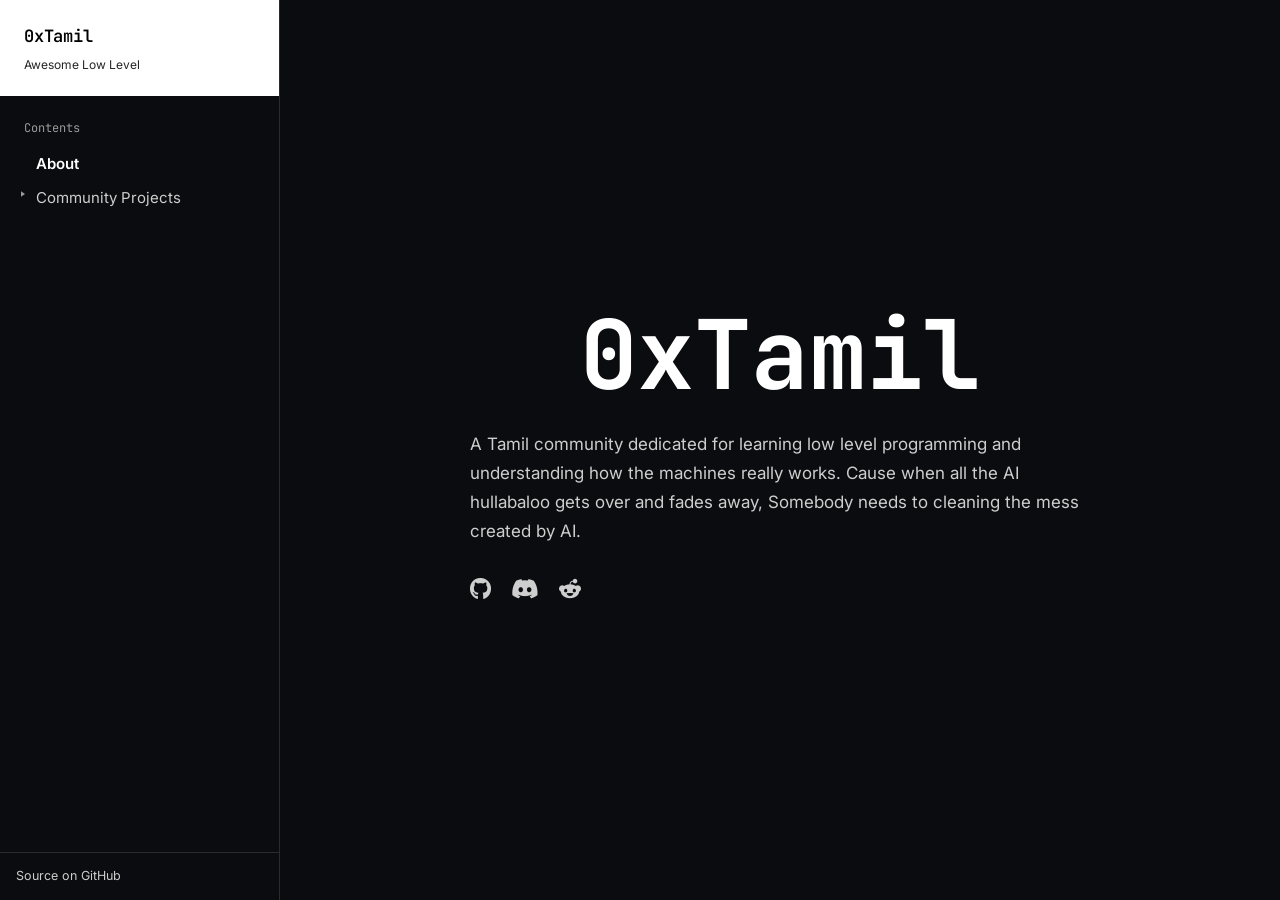
<file: index.html>
<!DOCTYPE html>
<html lang="en">

<head>
    <meta charset="UTF-8" />
    <meta name="viewport" content="width=device-width, initial-scale=1.0" />
    <title>0xTamil</title>
    <meta name="description" content="0xTamil — curated roadmaps and notes on low-level programming." />
    <link rel="icon"
        href="data:image/svg+xml,%3Csvg xmlns='http://www.w3.org/2000/svg' viewBox='0 0 32 32'%3E%3Crect width='32' height='32' rx='7' fill='%23000000' stroke='%23ffffff' stroke-width='1.5'/%3E%3Ctext x='16' y='22' font-family='monospace' font-size='15' font-weight='700' fill='white' text-anchor='middle'%3E01%3C/text%3E%3C/svg%3E">

    <link rel="preconnect" href="https://fonts.googleapis.com">
    <link rel="preconnect" href="https://fonts.gstatic.com" crossorigin>
    <link
        href="https://fonts.googleapis.com/css2?family=Inter:wght@400;500;600;700&family=JetBrains+Mono:wght@500;600&display=swap"
        rel="stylesheet">

    <link rel="stylesheet" href="https://cdnjs.cloudflare.com/ajax/libs/font-awesome/6.5.2/css/all.min.css">
    <link rel="stylesheet" href="style.css" />
</head>

<body>

    <button id="navToggle" class="mobile-nav-toggle" aria-label="Toggle navigation" aria-expanded="false">
        <span></span><span></span><span></span>
    </button>
    <div class="scrim" id="scrim"></div>

    <div class="app-shell">

        <aside class="sidebar" id="sidebar" aria-label="Site navigation">
            <a class="sidebar-brand" href="index.html">
                <span class="sidebar-brand-title">0xTamil</span>
                <span class="sidebar-brand-tag">Awesome Low Level</span>
            </a>

            <nav class="sidebar-nav">
                <p class="sidebar-label">Contents</p>
                <ul class="toc">
                    <li class="toc-node">
                        <div class="toc-row">
                            <span class="toc-spacer"></span>
                            <a href="#about" class="toc-leaf active">About</a>
                        </div>
                    </li>
                    <li class="toc-node collapsed">
                        <div class="toc-row">
                            <button type="button" class="toc-twirl" aria-label="Toggle section" aria-expanded="false">
                                <svg viewBox="0 0 24 24">
                                    <path d="M6 4l12 8-12 8z" fill="currentColor" />
                                </svg>
                            </button>
                            <span class="toc-parent">Community Projects</span>
                        </div>
                        <ul class="toc-children">
                            <li><a href="https://0xtamil.github.io/awesome-low-level/" target="_blank" rel="noopener"
                                    class="toc-leaf">Awesome Low Level</a></li>
                        </ul>
                    </li>
                </ul>
            </nav>

            <div class="sidebar-footer">
                <a class="source-link" href="https://github.com/0xTamil/0xTamil" target="_blank" rel="noopener">Source
                    on GitHub</a>
            </div>
        </aside>

        <main class="main-area">
            <div class="hero" id="about">
                <div class="hero-inner">
                    <h1 class="brand">0xTamil</h1>
                    <p class="tagline">A Tamil community dedicated for learning low level programming and
                        understanding how the machines really works. Cause when all the AI hullabaloo gets over and
                        fades away, Somebody needs to cleaning the mess created by AI.</p>

                    <div class="socials">
                        <a class="social-link" href="https://github.com/0xTamil" target="_blank" rel="noopener"
                            aria-label="View us on GitHub">
                            <i class="fa-brands fa-github"></i>
                        </a>
                        <a class="social-link" href="https://discord.gg/YZRknMKn2K" target="_blank" rel="noopener"
                            aria-label="Join us on Discord">
                            <i class="fa-brands fa-discord"></i>
                        </a>
                        <a class="social-link" href="https://www.reddit.com/r/0xTamil/" target="_blank" rel="noopener"
                            aria-label="Join us on Reddit">
                            <i class="fa-brands fa-reddit-alien"></i>
                        </a>
                    </div>
                </div>
            </div>
        </main>

    </div>

    <script src="toc.js" defer></script>
</body>

</html>
</file>
<file: style.css>
:root {
    --bg: #0b0c0f;
    --bg-content: #0b0c0f;
    --ink: #ffffffde;
    --ink-soft: #cecece;
    --muted: #9a9a9a;
    --line: #2b2b2b;
    --accent: #4a9eff;
    --accent-soft: #12233a;
    --shadow: rgba(0, 0, 0, 0.6);
    --brand-ink: #000000;
    --sidebar-w: 280px;
    --font-mono: "JetBrains Mono", ui-monospace, SFMono-Regular, Menlo, monospace;
    --font-sans: "Inter", -apple-system, BlinkMacSystemFont, "Segoe UI", sans-serif;
}

*,
*::before,
*::after {
    box-sizing: border-box;
}

html {
    scroll-behavior: smooth;
}

body {
    margin: 0;
    background: var(--bg);
    color: var(--ink-soft);
    font-family: var(--font-sans);
    font-size: 17px;
    line-height: 1.75;
    -webkit-font-smoothing: antialiased;
}

@media (prefers-reduced-motion: reduce) {
    html {
        scroll-behavior: auto;
    }

    * {
        animation-duration: 0.01ms !important;
        transition-duration: 0.01ms !important;
    }
}

a {
    -webkit-tap-highlight-color: transparent;
}

:focus-visible {
    outline: 2px solid var(--accent);
    outline-offset: 2px;
}

/* ---------- App shell ---------- */
.app-shell {
    display: flex;
    align-items: stretch;
    min-height: 100vh;
}

.main-area {
    flex: 1;
    min-width: 0;
    margin-left: var(--sidebar-w);
}

/* ---------- Sidebar ---------- */
.sidebar {
    position: fixed;
    top: 0;
    left: 0;
    width: var(--sidebar-w);
    height: 100vh;
    display: flex;
    flex-direction: column;
    background: var(--bg-content);
    border-right: 1px solid var(--line);
    z-index: 40;
}

.sidebar-brand {
    display: block;
    flex: none;
    padding: 22px 24px;
    background: #ffffff;
    color: var(--brand-ink);
    text-decoration: none;
}

.sidebar-brand-title {
    display: block;
    font-family: var(--font-mono);
    font-weight: 600;
    font-size: 17px;
    letter-spacing: -0.01em;
}

.sidebar-brand-tag {
    display: block;
    margin-top: 5px;
    font-size: 12px;
    line-height: 1.4;
    opacity: 0.85;
}

.sidebar-nav {
    flex: 1;
    overflow-y: auto;
    padding: 18px 14px 24px;
}

.sidebar-label {
    font-family: var(--font-mono);
    font-size: 12px;
    color: var(--muted);
    margin: 22px 10px 8px;
}

.sidebar-label:first-child {
    margin-top: 4px;
}

.toc,
.toc-children {
    list-style: none;
    margin: 0;
    padding: 0;
}

.toc-node {
    margin: 1px 0;
}

.toc-row {
    display: flex;
    align-items: flex-start;
    gap: 2px;
}

.toc-twirl {
    flex: none;
    width: 18px;
    height: 26px;
    display: grid;
    place-items: center;
    border: none;
    background: none;
    padding: 0;
    color: var(--muted);
    cursor: pointer;
}

.toc-twirl svg {
    width: 8px;
    height: 8px;
    transform: rotate(90deg);
    transition: transform 0.15s ease;
}

.toc-node.collapsed>.toc-row>.toc-twirl svg {
    transform: rotate(0deg);
}

.toc-spacer {
    display: inline-block;
    flex: none;
    width: 18px;
}

.toc-leaf,
.toc-parent {
    display: block;
    flex: 1;
    min-width: 0;
    padding: 5px 8px 5px 2px;
    margin: 1px 0;
    border-radius: 5px;
    color: var(--ink-soft);
    text-decoration: none;
    font-size: 15px;
    line-height: 1.45;
    overflow-wrap: break-word;
    transition: color 0.15s ease, background-color 0.15s ease;
}

.toc-leaf:hover,
.toc-parent:hover {
    color: #ffffff;
}

.toc-leaf.active,
.toc-parent.active {
    color: #ffffff;
    font-weight: 600;
}

.toc-children {
    margin-left: 17px;
    padding-left: 10px;
    border-left: 1px solid var(--line);
}

.toc-node.collapsed>.toc-children {
    display: none;
}

.toc-children>li>.toc-leaf {
    padding-left: 0;
}

.sidebar-footer {
    flex: none;
    display: flex;
    align-items: center;
    justify-content: flex-start;
    padding: 12px 16px;
    border-top: 1px solid var(--line);
    background: var(--bg-content);
}

.source-link {
    font-size: 12.5px;
    color: var(--ink-soft);
    text-decoration: none;
    border-bottom: 1px solid transparent;
    white-space: nowrap;
}

.source-link:hover {
    color: #ffffff;
    border-bottom-color: #ffffff;
}

/* ---------- Hero / center layout ---------- */
.hero {
    min-height: 100vh;
    display: flex;
    align-items: center;
    justify-content: center;
    padding: 64px 24px;
}

.hero-inner {
    max-width: 620px;
    width: 100%;
    text-align: left;
}

.brand {
    margin: 0 0 20px;
    font-family: var(--font-mono);
    font-size: 96px;
    letter-spacing: -0.01em;
    color: #ffffff;
    line-height: 1.15;
    text-align: center;
}

.tagline {
    margin: 0;
    color: var(--ink-soft);
    font-size: 17px;
    line-height: 1.7;
}

/* ---------- Social links ---------- */
.socials {
    display: flex;
    align-items: center;
    justify-content: flex-start;
    gap: 20px;
    margin-top: 32px;
}

.social-link {
    color: var(--ink-soft);
    font-size: 22px;
    line-height: 1;
    text-decoration: none;
    transition: color 0.15s ease;
}

.social-link:hover {
    color: #ffffff;
}

/* ---------- Mobile nav toggle + scrim ---------- */
.mobile-nav-toggle {
    display: none;
    position: fixed;
    top: 14px;
    left: 14px;
    z-index: 50;
    width: 40px;
    height: 40px;
    flex-direction: column;
    justify-content: center;
    align-items: center;
    gap: 4px;
    border: 1px solid var(--line);
    border-radius: 8px;
    background: var(--bg-content);
    box-shadow: 0 4px 14px var(--shadow);
    cursor: pointer;
    padding: 0;
}

.mobile-nav-toggle span {
    display: block;
    width: 16px;
    height: 2px;
    background: var(--ink);
    border-radius: 1px;
}

.scrim {
    display: none;
    position: fixed;
    inset: 0;
    background: rgba(0, 0, 0, 0.6);
    z-index: 35;
}

.scrim.show {
    display: block;
}

/* ---------- Responsive ---------- */
@media (max-width: 900px) {
    .mobile-nav-toggle {
        display: flex;
    }

    .app-shell {
        flex-direction: row;
    }

    .sidebar {
        position: fixed;
        width: min(var(--sidebar-w), 86vw);
        height: 100vh;
        transform: translateX(-100%);
        transition: transform 0.2s ease;
    }

    .sidebar.open {
        transform: translateX(0);
        box-shadow: 0 10px 40px var(--shadow);
    }

    .main-area {
        margin-left: 0;
    }

    .hero {
        min-height: 100vh;
        padding: 72px 24px 56px;
    }
}

@media (max-width: 420px) {
    .sidebar-brand {
        padding: 18px 20px;
    }

    .sidebar-footer {
        padding: 12px 20px;
    }

    .brand {
        font-size: 40px;
    }

    .tagline {
        font-size: 15.5px;
    }

    .socials {
        margin-top: 26px;
    }
}
</file>
